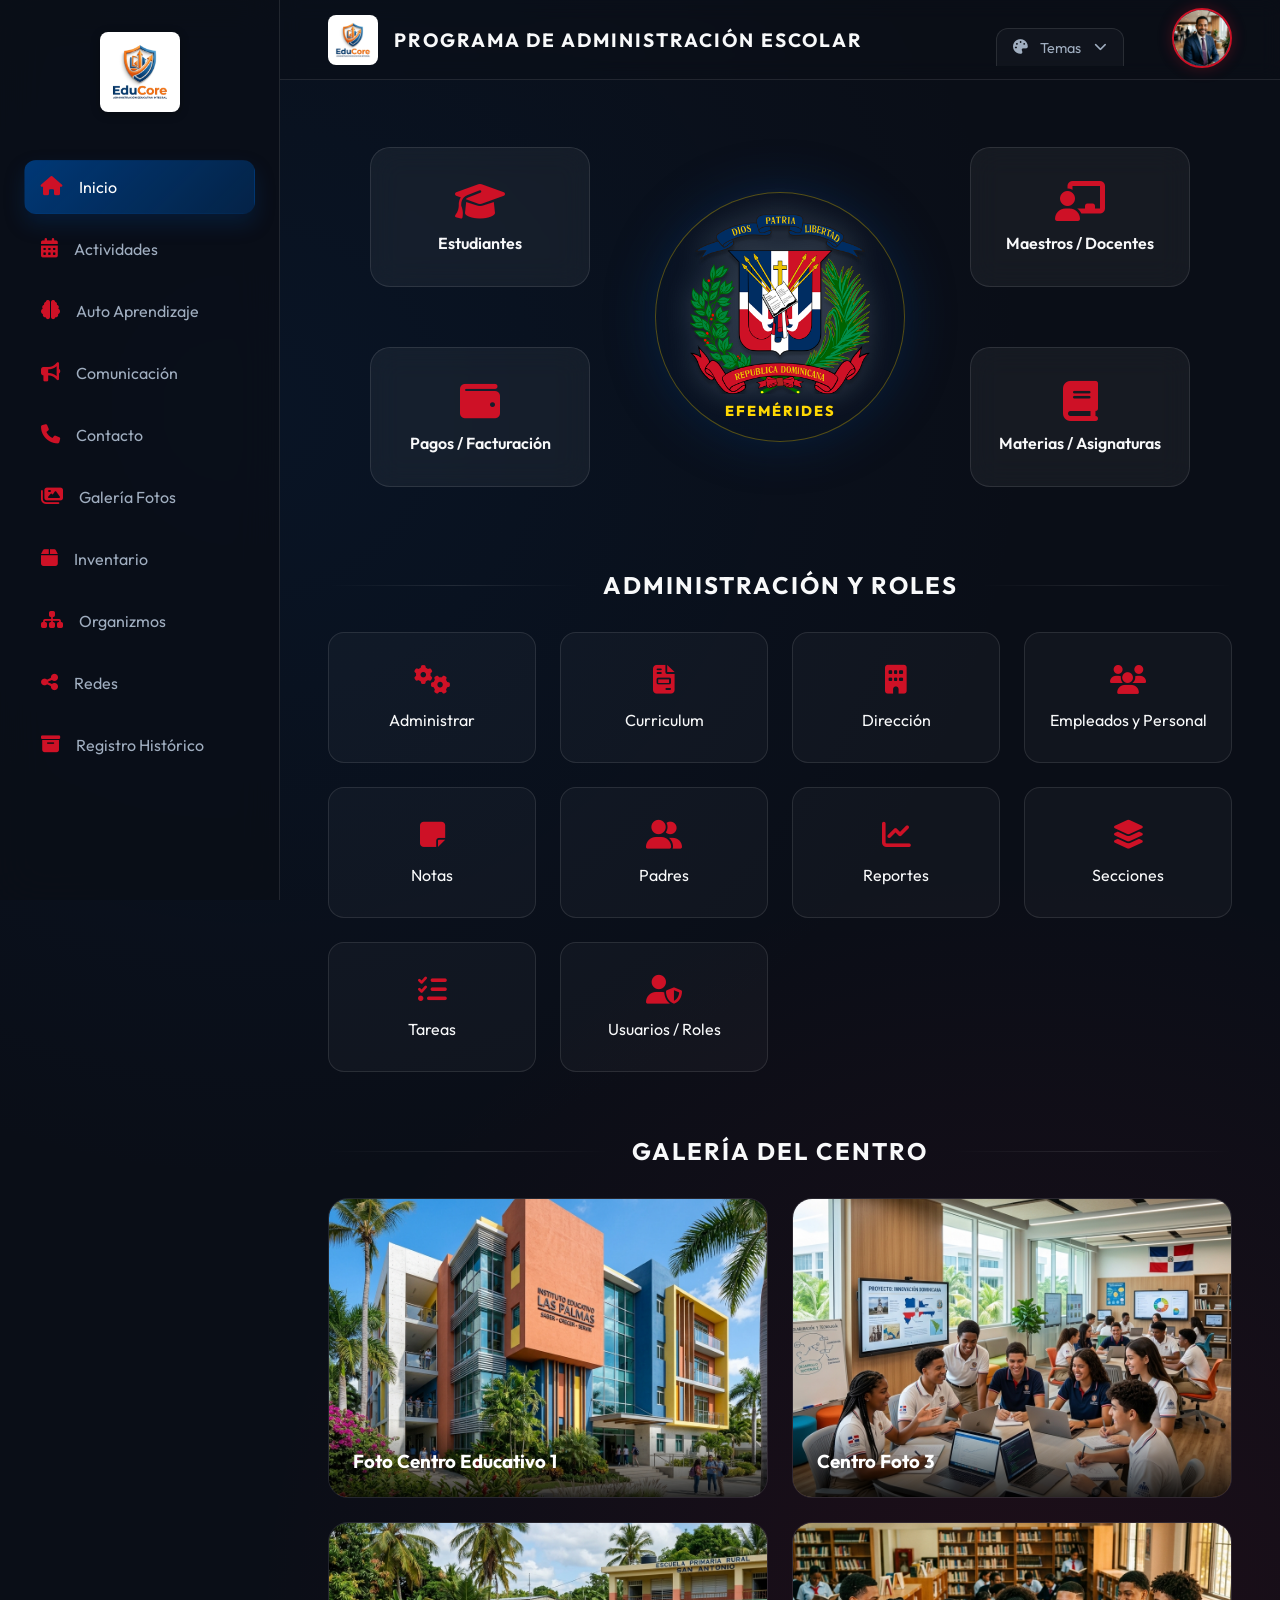
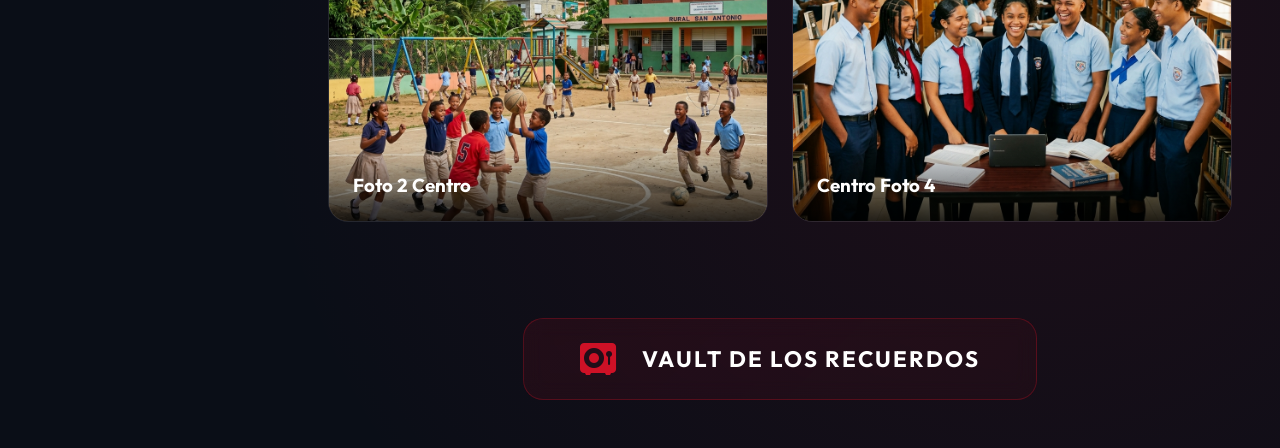
<file: index.html>
<!DOCTYPE html>
<html lang="es">
<head>
    <meta charset="UTF-8">
    <meta name="viewport" content="width=device-width, initial-scale=1.0">
    <title>ANTI GRAVITY STICK - Dashboard</title>
    <link rel="stylesheet" href="index.css">
    <link rel="preconnect" href="https://fonts.googleapis.com">
    <link rel="preconnect" href="https://fonts.gstatic.com" crossorigin>
    <link href="https://fonts.googleapis.com/css2?family=Outfit:wght@300;400;600;800&display=swap" rel="stylesheet">
    <link rel="stylesheet" href="https://cdnjs.cloudflare.com/ajax/libs/font-awesome/6.4.0/css/all.min.css">
</head>
<body>
    <div class="app-container">
        <!-- Sidebar Navigation -->
        <aside class="sidebar">
            <div class="sidebar-logo" style="-webkit-text-fill-color: initial; background: none; padding: 0; display: flex; justify-content: center;">
                <img src="nuevo_logo.png" alt="EduCore" style="width: 80px; height: auto; border-radius: 8px; box-shadow: 0 2px 10px rgba(0,0,0,0.3);">
            </div>
            <ul class="nav-menu">
                <li class="nav-item">
                    <a href="index.html" class="nav-link active">
                        <i class="fas fa-home"></i>
                        <span>Inicio</span>
                    </a>
                </li>
                <li class="nav-item">
                    <a href="#" class="nav-link">
                        <i class="fas fa-calendar-alt"></i>
                        <span>Actividades</span>
                    </a>
                </li>
                <li class="nav-item">
                    <a href="#" class="nav-link">
                        <i class="fas fa-brain"></i>
                        <span>Auto Aprendizaje</span>
                    </a>
                </li>
                <li class="nav-item">
                    <a href="#" class="nav-link">
                        <i class="fas fa-bullhorn"></i>
                        <span>Comunicación</span>
                    </a>
                </li>
                <li class="nav-item">
                    <a href="#" class="nav-link">
                        <i class="fas fa-phone"></i>
                        <span>Contacto</span>
                    </a>
                </li>
                <li class="nav-item">
                    <a href="#" class="nav-link">
                        <i class="fas fa-images"></i>
                        <span>Galería Fotos</span>
                    </a>
                </li>
                <li class="nav-item">
                    <a href="#" class="nav-link">
                        <i class="fas fa-box"></i>
                        <span>Inventario</span>
                    </a>
                </li>
                <li class="nav-item">
                    <a href="#" class="nav-link">
                        <i class="fas fa-sitemap"></i>
                        <span>Organizmos</span>
                    </a>
                </li>
                <li class="nav-item">
                    <a href="#" class="nav-link">
                        <i class="fas fa-share-alt"></i>
                        <span>Redes</span>
                    </a>
                </li>
                <li class="nav-item">
                    <a href="#" class="nav-link">
                        <i class="fas fa-archive"></i>
                        <span>Registro Histórico</span>
                    </a>
                </li>
            </ul>

            <div style="margin-top: 2rem;"></div>
        </aside>

        <!-- Main Content Area -->
        <main class="main-content">
            <header class="header">
                <div style="display: flex; align-items: center; gap: 1rem;">
                    <img src="nuevo_logo.png" alt="EduCore" style="width: 50px; height: auto; border-radius: 8px;">
                    <h1 class="header-title">Programa de Administración Escolar</h1>
                </div>
                <div class="header-actions" style="display: flex; align-items: center; gap: 2rem;">
                    
                    <!-- Theme Switcher (Pestaña) -->
                    <div class="header-theme-switcher">
                        <div class="header-theme-btn" onclick="document.getElementById('headerThemeDropdown').classList.toggle('open')">
                            <i class="fas fa-palette"></i> <span>Temas</span> <i class="fas fa-chevron-down" style="font-size: 0.8rem;"></i>
                        </div>
                        <div class="header-theme-dropdown" id="headerThemeDropdown">
                            <div class="theme-option" onclick="setTheme('red'); document.getElementById('headerThemeDropdown').classList.remove('open');" title="Dominicano">
                                <div class="theme-color-dot dot-red"></div>
                            </div>
                            <div class="theme-option" onclick="setTheme('emerald'); document.getElementById('headerThemeDropdown').classList.remove('open');" title="Cyber Emerald">
                                <div class="theme-color-dot dot-emerald"></div>
                            </div>
                            <div class="theme-option" onclick="setTheme('blue'); document.getElementById('headerThemeDropdown').classList.remove('open');" title="Modern Blue">
                                <div class="theme-color-dot dot-blue"></div>
                            </div>
                            <div class="theme-option" onclick="setTheme('dark'); document.getElementById('headerThemeDropdown').classList.remove('open');" title="Dark Matter">
                                <div class="theme-color-dot dot-dark"></div>
                            </div>
                            <div class="theme-option" onclick="setTheme('gold'); document.getElementById('headerThemeDropdown').classList.remove('open');" title="Golden Prestige">
                                <div class="theme-color-dot dot-gold"></div>
                            </div>
                        </div>
                    </div>

                    <div class="user-profile">
                    <img src="user.png" alt="Usuario" class="user-avatar">
                    <div class="user-info-card">
                        <p class="user-name">Ing. Katherine Reinoso</p>
                        <p class="user-role">Administradora Senior</p>
                        <p class="user-status"><span class="status-dot"></span> En línea</p>
                    </div>
                </div>
                </div>
            </header>

            <div class="dashboard-grid">
                <!-- Radial Core Section -->
                <section class="radial-container">
                    <div class="core-center">
                        <a href="efemerides.html" title="Calendario de Efemérides Patrias" style="text-decoration: none; display: flex; flex-direction: column; align-items: center; justify-content: center; width: 100%; height: 100%;">
                            <img src="logo.png" alt="Escudo Dominicano">
                            <span>Efemérides</span>
                        </a>
                    </div>

                    <div class="m-1">
                        <a href="estudiantes.html" class="module-card">
                            <i class="fas fa-graduation-cap"></i>
                            <h3>Estudiantes</h3>
                        </a>
                    </div>
                    <div class="m-2">
                        <a href="maestros.html" class="module-card">
                            <i class="fas fa-chalkboard-teacher"></i>
                            <h3>Maestros / Docentes</h3>
                        </a>
                    </div>
                    <div class="m-3">
                        <a href="pagos.html" class="module-card">
                            <i class="fas fa-wallet"></i>
                            <h3>Pagos / Facturación</h3>
                        </a>
                    </div>
                    <div class="m-4">
                        <a href="materias.html" class="module-card">
                            <i class="fas fa-book"></i>
                            <h3>Materias / Asignaturas</h3>
                        </a>
                    </div>
                </section>

                <!-- Administration & Roles -->
                <section>
                    <h2 class="section-title">ADMINISTRACIÓN Y ROLES</h2>
                    <div class="admin-grid">
                        <div class="admin-btn">
                            <i class="fas fa-cogs"></i>
                            <span>Administrar</span>
                        </div>
                        <div class="admin-btn">
                            <i class="fas fa-file-invoice"></i>
                            <span>Curriculum</span>
                        </div>
                        <div class="admin-btn">
                            <i class="fas fa-building"></i>
                            <span>Dirección</span>
                        </div>
                        <div class="admin-btn">
                            <i class="fas fa-users"></i>
                            <span>Empleados y Personal</span>
                        </div>
                        <div class="admin-btn">
                            <i class="fas fa-sticky-note"></i>
                            <span>Notas</span>
                        </div>
                        <div class="admin-btn">
                            <i class="fas fa-user-friends"></i>
                            <span>Padres</span>
                        </div>
                        <div class="admin-btn">
                            <i class="fas fa-chart-line"></i>
                            <span>Reportes</span>
                        </div>
                        <div class="admin-btn" onclick="window.location.href='secciones.html'">
                            <i class="fas fa-layer-group"></i>
                            <span>Secciones</span>
                        </div>
                        <div class="admin-btn">
                            <i class="fas fa-tasks"></i>
                            <span>Tareas</span>
                        </div>
                        <div class="admin-btn">
                            <i class="fas fa-user-shield"></i>
                            <span>Usuarios / Roles</span>
                        </div>
                    </div>
                </section>

                <!-- Center Gallery -->
                <section>
                    <h2 class="section-title">GALERÍA DEL CENTRO</h2>
                    <div class="gallery-grid">
                        <div class="gallery-item">
                            <img src="img1.png" alt="Foto Centro Educativo 1">
                            <div class="gallery-overlay">
                                <h3>Foto Centro Educativo 1</h3>
                            </div>
                        </div>
                        <div class="gallery-item">
                            <img src="img3.png" alt="Centro Foto 3">
                            <div class="gallery-overlay">
                                <h3>Centro Foto 3</h3>
                            </div>
                        </div>
                        <div class="gallery-item">
                            <img src="img2.png" alt="Foto 2 Centro">
                            <div class="gallery-overlay">
                                <h3>Foto 2 Centro</h3>
                            </div>
                        </div>
                        <div class="gallery-item">
                            <img src="img4.png" alt="Centro Foto 4">
                            <div class="gallery-overlay">
                                <h3>Centro Foto 4</h3>
                            </div>
                        </div>
                    </div>
                </section>

                <!-- Vault Button Section -->
                <section style="text-align: center; padding-top: 0;">
                    <a href="vault.html" class="vault-btn">
                        <i class="fas fa-vault"></i>
                        <span>Vault de los Recuerdos</span>
                    </a>
                </section>
    <script src="index.js"></script>
</body>
</html>
</file>
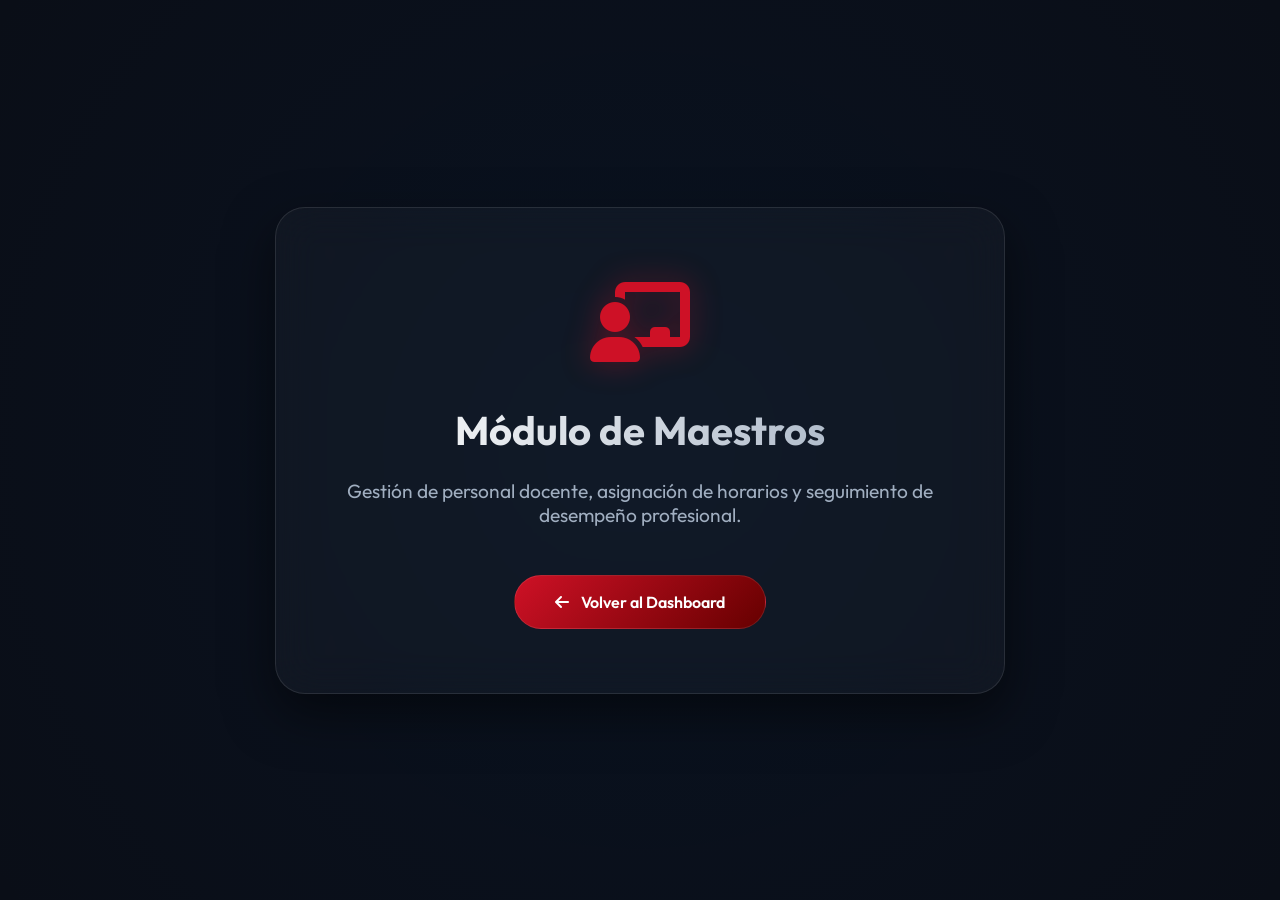
<file: maestros.html>
<!DOCTYPE html>
<html lang="es">
<head>
    <meta charset="UTF-8">
    <meta name="viewport" content="width=device-width, initial-scale=1.0">
    <title>Maestros - AG STICK</title>
    <link rel="stylesheet" href="module.css">
    <link href="https://fonts.googleapis.com/css2?family=Outfit:wght@300;400;600;800&display=swap" rel="stylesheet">
    <link rel="stylesheet" href="https://cdnjs.cloudflare.com/ajax/libs/font-awesome/6.4.0/css/all.min.css">
</head>
<body>
    <div class="module-container">
        <div class="module-icon">
            <i class="fas fa-chalkboard-teacher"></i>
        </div>
        <h1>Módulo de Maestros</h1>
        <p>Gestión de personal docente, asignación de horarios y seguimiento de desempeño profesional.</p>
        <a href="index.html" class="back-btn">
            <i class="fas fa-arrow-left"></i>
            Volver al Dashboard
        </a>
    </div>
</body>
</html>
</file>
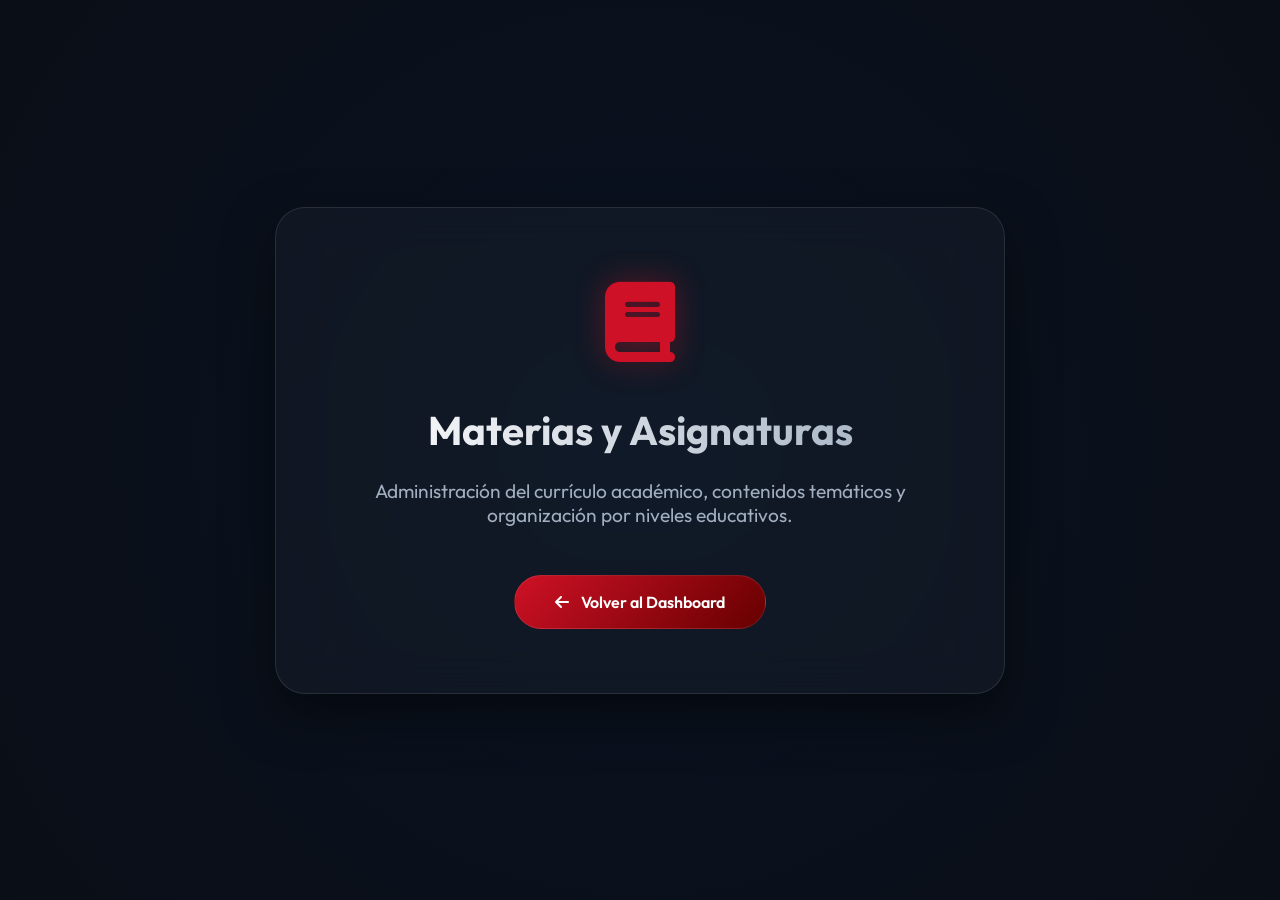
<file: materias.html>
<!DOCTYPE html>
<html lang="es">
<head>
    <meta charset="UTF-8">
    <meta name="viewport" content="width=device-width, initial-scale=1.0">
    <title>Materias y Asignaturas - AG STICK</title>
    <link rel="stylesheet" href="module.css">
    <link href="https://fonts.googleapis.com/css2?family=Outfit:wght@300;400;600;800&display=swap" rel="stylesheet">
    <link rel="stylesheet" href="https://cdnjs.cloudflare.com/ajax/libs/font-awesome/6.4.0/css/all.min.css">
</head>
<body>
    <div class="module-container">
        <div class="module-icon">
            <i class="fas fa-book"></i>
        </div>
        <h1>Materias y Asignaturas</h1>
        <p>Administración del currículo académico, contenidos temáticos y organización por niveles educativos.</p>
        <a href="index.html" class="back-btn">
            <i class="fas fa-arrow-left"></i>
            Volver al Dashboard
        </a>
    </div>
</body>
</html>
</file>
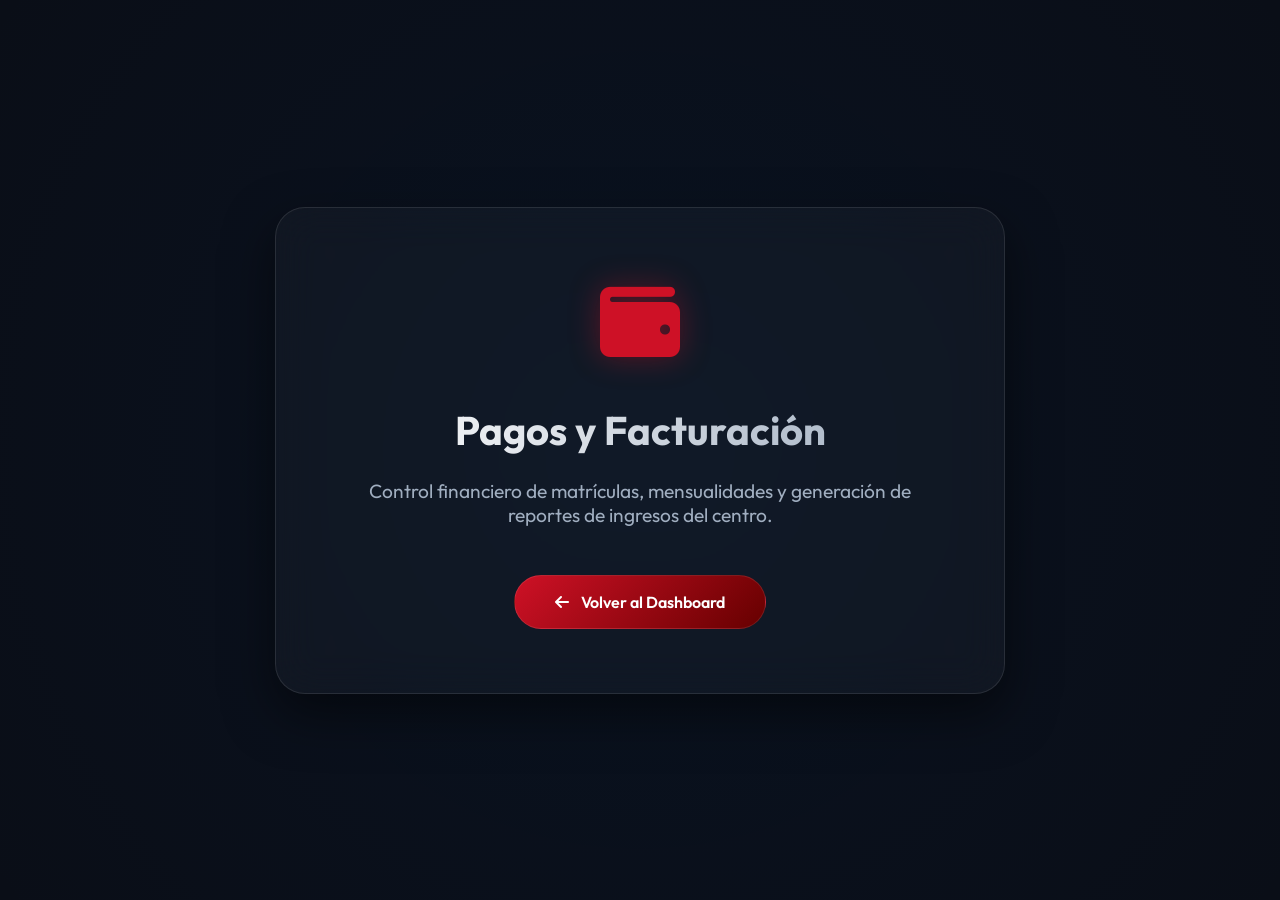
<file: pagos.html>
<!DOCTYPE html>
<html lang="es">
<head>
    <meta charset="UTF-8">
    <meta name="viewport" content="width=device-width, initial-scale=1.0">
    <title>Pagos y Facturación - AG STICK</title>
    <link rel="stylesheet" href="module.css">
    <link href="https://fonts.googleapis.com/css2?family=Outfit:wght@300;400;600;800&display=swap" rel="stylesheet">
    <link rel="stylesheet" href="https://cdnjs.cloudflare.com/ajax/libs/font-awesome/6.4.0/css/all.min.css">
</head>
<body>
    <div class="module-container">
        <div class="module-icon">
            <i class="fas fa-wallet"></i>
        </div>
        <h1>Pagos y Facturación</h1>
        <p>Control financiero de matrículas, mensualidades y generación de reportes de ingresos del centro.</p>
        <a href="index.html" class="back-btn">
            <i class="fas fa-arrow-left"></i>
            Volver al Dashboard
        </a>
    </div>
</body>
</html>
</file>
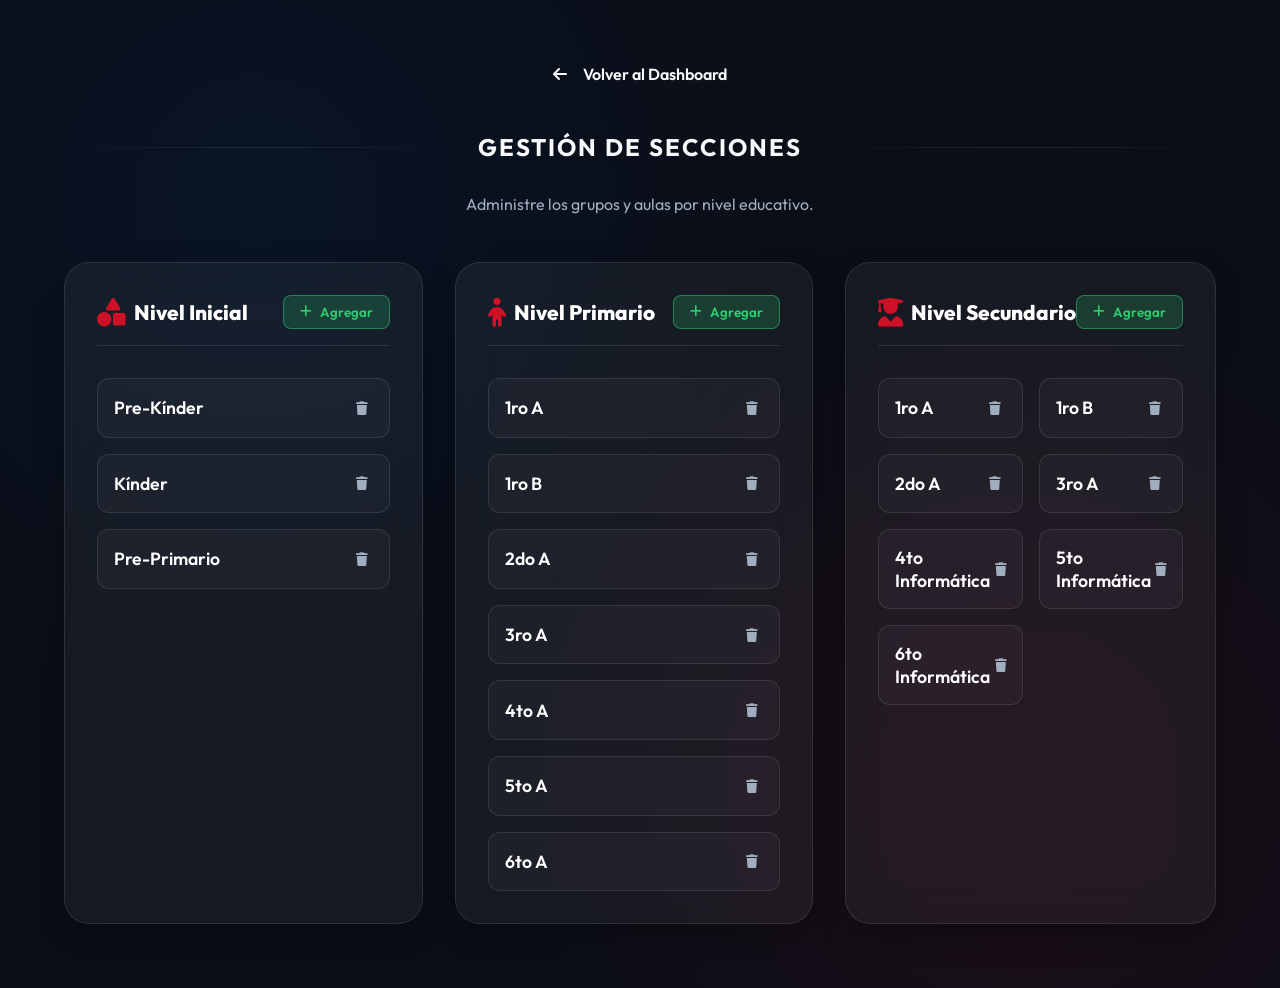
<file: secciones.html>
<!DOCTYPE html>
<html lang="es">
<head>
    <meta charset="UTF-8">
    <meta name="viewport" content="width=device-width, initial-scale=1.0">
    <title>Gestión de Secciones - AG STICK</title>
    <link rel="stylesheet" href="index.css">
    <link href="https://fonts.googleapis.com/css2?family=Outfit:wght@300;400;600;800&display=swap" rel="stylesheet">
    <link rel="stylesheet" href="https://cdnjs.cloudflare.com/ajax/libs/font-awesome/6.4.0/css/all.min.css">
    <style>
        .secciones-container {
            padding: 4rem 2rem;
            max-width: 1500px;
            margin: 0 auto;
            width: 95%;
        }

        .header-back {
            margin-bottom: 3rem;
            display: flex;
            justify-content: center;
        }

        .btn-back {
            text-decoration: none;
            color: var(--text-main);
            display: inline-flex;
            align-items: center;
            gap: 1rem;
            font-weight: 600;
            transition: color 0.3s;
        }

        .btn-back:hover {
            color: var(--secondary);
        }

        .levels-grid {
            display: grid;
            grid-template-columns: repeat(3, 1fr);
            gap: 2rem;
            margin-top: 3rem;
        }

        @media (max-width: 1200px) {
            .levels-grid {
                grid-template-columns: 1fr 1fr;
            }
        }
        @media (max-width: 800px) {
            .levels-grid {
                grid-template-columns: 1fr;
            }
        }

        .level-card {
            background: var(--card-bg);
            border: 1px solid var(--card-border);
            border-radius: 25px;
            padding: 2rem;
            backdrop-filter: blur(20px);
            box-shadow: 0 10px 30px rgba(0,0,0,0.3);
        }

        .level-header {
            display: flex;
            justify-content: space-between;
            align-items: center;
            margin-bottom: 2rem;
            border-bottom: 1px solid var(--card-border);
            padding-bottom: 1rem;
        }

        .level-title {
            display: flex;
            align-items: center;
            gap: 0.5rem;
            font-size: 1.3rem;
            font-weight: 800;
            color: white;
            white-space: nowrap;
        }

        .level-title i {
            color: var(--secondary);
            font-size: 1.8rem;
        }

        .btn-add {
            background: rgba(46, 204, 113, 0.2);
            color: #2ecc71;
            border: 1px solid rgba(46, 204, 113, 0.5);
            padding: 0.5rem 1rem;
            border-radius: 8px;
            cursor: pointer;
            font-family: 'Outfit', sans-serif;
            font-weight: 600;
            display: flex;
            align-items: center;
            gap: 0.5rem;
            transition: all 0.3s;
        }

        .btn-add:hover {
            background: #2ecc71;
            color: white;
            box-shadow: 0 5px 15px rgba(46, 204, 113, 0.3);
        }

        .sections-list {
            display: grid;
            grid-template-columns: repeat(auto-fill, minmax(140px, 1fr));
            gap: 1rem;
        }

        .section-item {
            background: rgba(255, 255, 255, 0.03);
            border: 1px solid rgba(255, 255, 255, 0.1);
            padding: 1rem;
            border-radius: 12px;
            display: flex;
            justify-content: space-between;
            align-items: center;
            transition: all 0.3s ease;
        }

        .section-item:hover {
            background: rgba(255, 255, 255, 0.1);
            border-color: var(--secondary);
            transform: translateY(-3px);
        }

        .section-name {
            font-weight: 600;
            color: white;
            font-size: 1.1rem;
        }

        .btn-delete {
            background: none;
            border: none;
            color: var(--text-muted);
            cursor: pointer;
            padding: 0.3rem;
            border-radius: 5px;
            transition: all 0.3s;
        }

        .btn-delete:hover {
            color: var(--secondary);
            background: rgba(206, 17, 38, 0.1);
        }

        /* Modal Styles */
        .modal-overlay {
            position: fixed;
            top: 0;
            left: 0;
            width: 100%;
            height: 100%;
            background: rgba(0, 0, 0, 0.8);
            backdrop-filter: blur(5px);
            display: flex;
            align-items: center;
            justify-content: center;
            z-index: 1000;
            opacity: 0;
            pointer-events: none;
            transition: opacity 0.3s ease;
        }

        .modal-overlay.active {
            opacity: 1;
            pointer-events: all;
        }

        .modal-content {
            background: var(--bg-dark);
            border: 1px solid var(--card-border);
            padding: 2rem;
            border-radius: 20px;
            width: 90%;
            max-width: 400px;
            box-shadow: 0 20px 50px rgba(0,0,0,0.5);
            transform: translateY(-20px);
            transition: transform 0.3s ease;
        }

        .modal-overlay.active .modal-content {
            transform: translateY(0);
        }

        .modal-content h3 {
            margin-top: 0;
            color: white;
        }

        .modal-content input {
            width: 100%;
            padding: 0.8rem;
            margin: 1rem 0;
            background: rgba(0,0,0,0.3);
            border: 1px solid var(--card-border);
            border-radius: 8px;
            color: white;
            font-family: 'Outfit', sans-serif;
            box-sizing: border-box;
        }

        .modal-content input:focus {
            outline: none;
            border-color: var(--secondary);
        }

        .modal-actions {
            display: flex;
            justify-content: flex-end;
            gap: 1rem;
            margin-top: 1.5rem;
        }

        .btn-cancel {
            background: transparent;
            color: var(--text-muted);
            border: none;
            padding: 0.5rem 1rem;
            cursor: pointer;
            font-family: 'Outfit', sans-serif;
        }

        .btn-cancel:hover {
            color: white;
        }

        .btn-confirm {
            background: var(--secondary);
            color: white;
            border: none;
            padding: 0.5rem 1.5rem;
            border-radius: 8px;
            cursor: pointer;
            font-weight: 600;
            font-family: 'Outfit', sans-serif;
        }
    </style>
</head>
<body class="theme-red">
    <div class="secciones-container">
        <div class="header-back">
            <a href="index.html" class="btn-back">
                <i class="fas fa-arrow-left"></i> Volver al Dashboard
            </a>
        </div>

        <h1 class="section-title">GESTIÓN DE SECCIONES</h1>
        <p style="text-align: center; color: var(--text-muted); margin-bottom: 2rem;">Administre los grupos y aulas por nivel educativo.</p>

        <div class="levels-grid">
            <!-- Nivel Inicial -->
            <div class="level-card">
                <div class="level-header">
                    <div class="level-title">
                        <i class="fas fa-shapes"></i> Nivel Inicial
                    </div>
                    <button class="btn-add" onclick="openModal('Inicial')">
                        <i class="fas fa-plus"></i> Agregar
                    </button>
                </div>
                <div class="sections-list" id="list-inicial">
                    <div class="section-item">
                        <span class="section-name">Pre-Kínder</span>
                        <button class="btn-delete" onclick="this.parentElement.remove()" title="Eliminar Sección"><i class="fas fa-trash"></i></button>
                    </div>
                    <div class="section-item">
                        <span class="section-name">Kínder</span>
                        <button class="btn-delete" onclick="this.parentElement.remove()" title="Eliminar Sección"><i class="fas fa-trash"></i></button>
                    </div>
                    <div class="section-item">
                        <span class="section-name">Pre-Primario</span>
                        <button class="btn-delete" onclick="this.parentElement.remove()" title="Eliminar Sección"><i class="fas fa-trash"></i></button>
                    </div>
                </div>
            </div>

            <!-- Nivel Primario -->
            <div class="level-card">
                <div class="level-header">
                    <div class="level-title">
                        <i class="fas fa-child"></i> Nivel Primario
                    </div>
                    <button class="btn-add" onclick="openModal('Primario')">
                        <i class="fas fa-plus"></i> Agregar
                    </button>
                </div>
                <div class="sections-list" id="list-primario">
                    <div class="section-item">
                        <span class="section-name">1ro A</span>
                        <button class="btn-delete" onclick="this.parentElement.remove()" title="Eliminar Sección"><i class="fas fa-trash"></i></button>
                    </div>
                    <div class="section-item">
                        <span class="section-name">1ro B</span>
                        <button class="btn-delete" onclick="this.parentElement.remove()" title="Eliminar Sección"><i class="fas fa-trash"></i></button>
                    </div>
                    <div class="section-item">
                        <span class="section-name">2do A</span>
                        <button class="btn-delete" onclick="this.parentElement.remove()" title="Eliminar Sección"><i class="fas fa-trash"></i></button>
                    </div>
                    <div class="section-item">
                        <span class="section-name">3ro A</span>
                        <button class="btn-delete" onclick="this.parentElement.remove()" title="Eliminar Sección"><i class="fas fa-trash"></i></button>
                    </div>
                    <div class="section-item">
                        <span class="section-name">4to A</span>
                        <button class="btn-delete" onclick="this.parentElement.remove()" title="Eliminar Sección"><i class="fas fa-trash"></i></button>
                    </div>
                    <div class="section-item">
                        <span class="section-name">5to A</span>
                        <button class="btn-delete" onclick="this.parentElement.remove()" title="Eliminar Sección"><i class="fas fa-trash"></i></button>
                    </div>
                    <div class="section-item">
                        <span class="section-name">6to A</span>
                        <button class="btn-delete" onclick="this.parentElement.remove()" title="Eliminar Sección"><i class="fas fa-trash"></i></button>
                    </div>
                </div>
            </div>

            <!-- Nivel Secundario -->
            <div class="level-card">
                <div class="level-header">
                    <div class="level-title">
                        <i class="fas fa-user-graduate"></i> Nivel Secundario
                    </div>
                    <button class="btn-add" onclick="openModal('Secundario')">
                        <i class="fas fa-plus"></i> Agregar
                    </button>
                </div>
                <div class="sections-list" id="list-secundario">
                    <div class="section-item">
                        <span class="section-name">1ro A</span>
                        <button class="btn-delete" onclick="this.parentElement.remove()" title="Eliminar Sección"><i class="fas fa-trash"></i></button>
                    </div>
                    <div class="section-item">
                        <span class="section-name">1ro B</span>
                        <button class="btn-delete" onclick="this.parentElement.remove()" title="Eliminar Sección"><i class="fas fa-trash"></i></button>
                    </div>
                    <div class="section-item">
                        <span class="section-name">2do A</span>
                        <button class="btn-delete" onclick="this.parentElement.remove()" title="Eliminar Sección"><i class="fas fa-trash"></i></button>
                    </div>
                    <div class="section-item">
                        <span class="section-name">3ro A</span>
                        <button class="btn-delete" onclick="this.parentElement.remove()" title="Eliminar Sección"><i class="fas fa-trash"></i></button>
                    </div>
                    <div class="section-item">
                        <span class="section-name">4to Informática</span>
                        <button class="btn-delete" onclick="this.parentElement.remove()" title="Eliminar Sección"><i class="fas fa-trash"></i></button>
                    </div>
                    <div class="section-item">
                        <span class="section-name">5to Informática</span>
                        <button class="btn-delete" onclick="this.parentElement.remove()" title="Eliminar Sección"><i class="fas fa-trash"></i></button>
                    </div>
                    <div class="section-item">
                        <span class="section-name">6to Informática</span>
                        <button class="btn-delete" onclick="this.parentElement.remove()" title="Eliminar Sección"><i class="fas fa-trash"></i></button>
                    </div>
                </div>
            </div>
        </div>
    </div>

    <!-- Modal for adding section -->
    <div class="modal-overlay" id="addModal">
        <div class="modal-content">
            <h3 id="modalTitle">Agregar Sección</h3>
            <p style="color: var(--text-muted); font-size: 0.9rem; margin-bottom: 0;">Ingrese el nombre de la nueva sección (Ej: 2do B)</p>
            <input type="text" id="sectionNameInput" placeholder="Nombre de la sección...">
            <div class="modal-actions">
                <button class="btn-cancel" onclick="closeModal()">Cancelar</button>
                <button class="btn-confirm" onclick="confirmAddSection()">Guardar</button>
            </div>
        </div>
    </div>

    <script src="index.js"></script>
    <script>
        let currentLevel = '';

        function openModal(level) {
            currentLevel = level;
            document.getElementById('modalTitle').innerText = 'Agregar Sección - ' + level;
            document.getElementById('sectionNameInput').value = '';
            document.getElementById('addModal').classList.add('active');
            document.getElementById('sectionNameInput').focus();
        }

        function closeModal() {
            document.getElementById('addModal').classList.remove('active');
        }

        function confirmAddSection() {
            const input = document.getElementById('sectionNameInput');
            const sectionName = input.value.trim();
            
            if(sectionName === '') {
                alert('Por favor ingrese un nombre para la sección.');
                return;
            }

            let listId = '';
            if (currentLevel === 'Inicial') listId = 'list-inicial';
            else if (currentLevel === 'Primario') listId = 'list-primario';
            else listId = 'list-secundario';
            
            const listContainer = document.getElementById(listId);

            const newItem = document.createElement('div');
            newItem.className = 'section-item';
            newItem.innerHTML = `
                <span class="section-name">${sectionName}</span>
                <button class="btn-delete" onclick="this.parentElement.remove()" title="Eliminar Sección"><i class="fas fa-trash"></i></button>
            `;

            listContainer.appendChild(newItem);
            closeModal();
        }

        // Close modal when clicking outside
        document.getElementById('addModal').addEventListener('click', function(e) {
            if (e.target === this) {
                closeModal();
            }
        });
        
        // Enter key to save
        document.getElementById('sectionNameInput').addEventListener('keypress', function(e) {
            if (e.key === 'Enter') {
                confirmAddSection();
            }
        });
    </script>
</body>
</html>
</file>
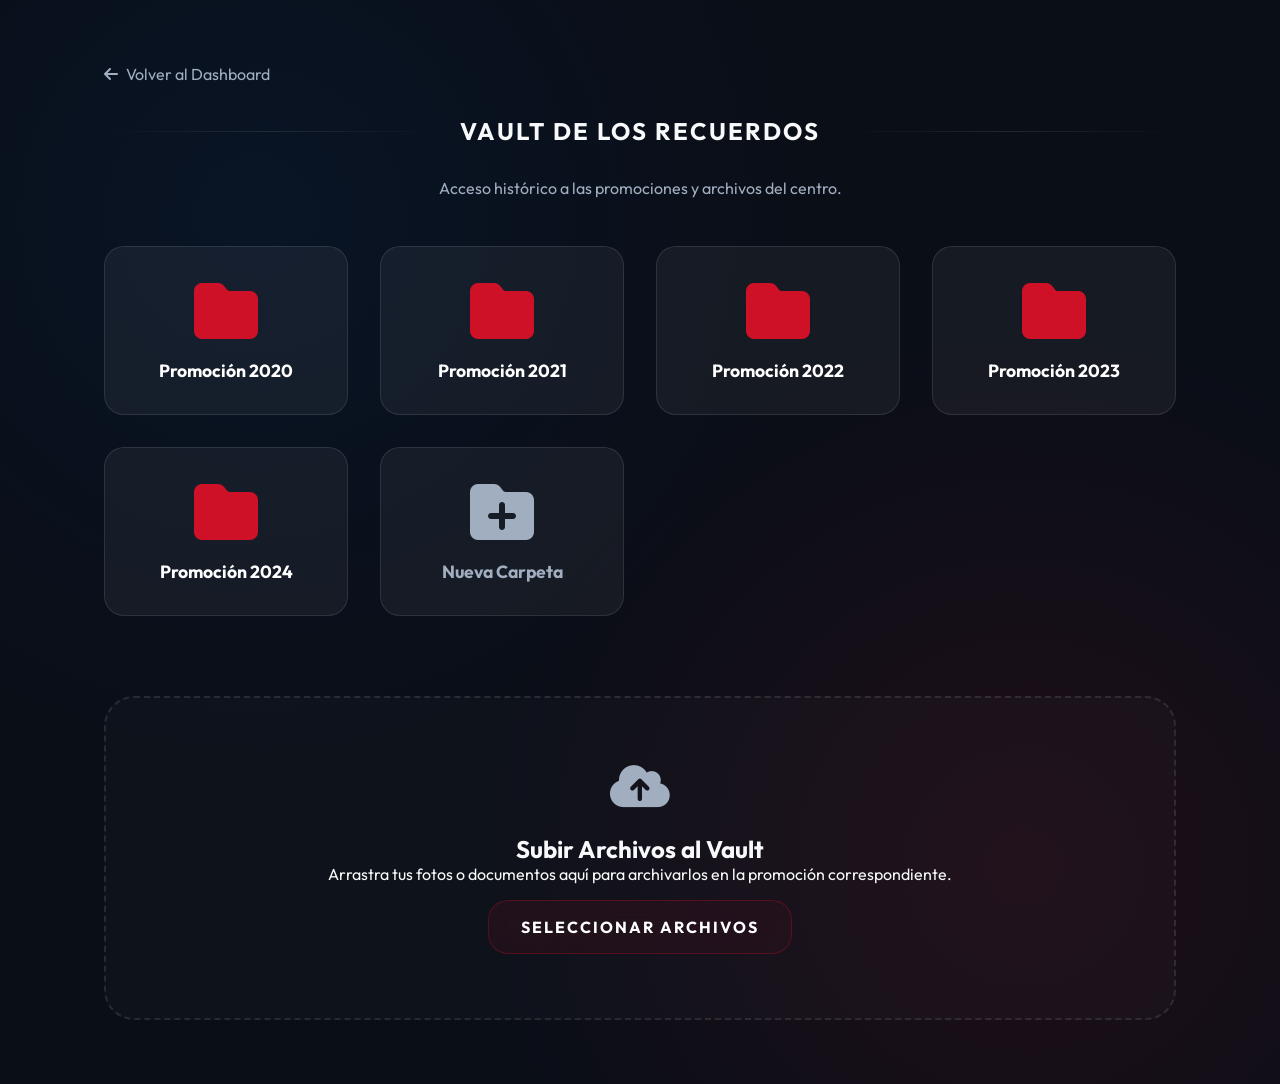
<file: vault.html>
<!DOCTYPE html>
<html lang="es">
<head>
    <meta charset="UTF-8">
    <meta name="viewport" content="width=device-width, initial-scale=1.0">
    <title>Vault de los Recuerdos - AG STICK</title>
    <link rel="stylesheet" href="index.css">
    <link href="https://fonts.googleapis.com/css2?family=Outfit:wght@300;400;600;800&display=swap" rel="stylesheet">
    <link rel="stylesheet" href="https://cdnjs.cloudflare.com/ajax/libs/font-awesome/6.4.0/css/all.min.css">
    <style>
        .vault-content { padding: 4rem; max-width: 1200px; margin: 0 auto; }
        .folder-grid { 
            display: grid; 
            grid-template-columns: repeat(auto-fill, minmax(200px, 1fr)); 
            gap: 2rem; 
            margin-top: 3rem;
        }
        .folder-card {
            background: var(--card-bg);
            border: 1px solid var(--card-border);
            padding: 2rem;
            border-radius: 20px;
            text-align: center;
            transition: all 0.3s ease;
            cursor: pointer;
        }
        .folder-card:hover {
            background: var(--glass-hover);
            transform: translateY(-10px);
            border-color: var(--secondary);
        }
        .folder-card i { font-size: 4rem; color: var(--secondary); margin-bottom: 1rem; }
        .folder-card h3 { font-size: 1.1rem; color: white; }
        
        .upload-section {
            margin-top: 5rem;
            background: rgba(255, 255, 255, 0.02);
            border: 2px dashed var(--card-border);
            padding: 4rem;
            border-radius: 30px;
            text-align: center;
            transition: all 0.3s ease;
        }
        .upload-section:hover { border-color: var(--secondary); background: rgba(206, 17, 38, 0.05); }
        .upload-section i { font-size: 3rem; color: var(--text-muted); margin-bottom: 1.5rem; }
        
        .back-nav { margin-bottom: 2rem; }
        .back-link { 
            color: var(--text-muted); 
            text-decoration: none; 
            display: inline-flex; 
            align-items: center; 
            gap: 0.5rem; 
            transition: color 0.3s;
        }
        .back-link:hover { color: white; }
    </style>
</head>
<body>
    <div class="vault-content">
        <nav class="back-nav">
            <a href="index.html" class="back-link">
                <i class="fas fa-arrow-left"></i> Volver al Dashboard
            </a>
        </nav>

        <h1 class="section-title">Vault de los Recuerdos</h1>
        <p style="color: var(--text-muted); text-align: center;">Acceso histórico a las promociones y archivos del centro.</p>

        <div class="folder-grid">
            <div class="folder-card">
                <i class="fas fa-folder"></i>
                <h3>Promoción 2020</h3>
            </div>
            <div class="folder-card">
                <i class="fas fa-folder"></i>
                <h3>Promoción 2021</h3>
            </div>
            <div class="folder-card">
                <i class="fas fa-folder"></i>
                <h3>Promoción 2022</h3>
            </div>
            <div class="folder-card">
                <i class="fas fa-folder"></i>
                <h3>Promoción 2023</h3>
            </div>
            <div class="folder-card">
                <i class="fas fa-folder"></i>
                <h3>Promoción 2024</h3>
            </div>
            <div class="folder-card">
                <i class="fas fa-folder-plus" style="color: var(--text-muted);"></i>
                <h3 style="color: var(--text-muted);">Nueva Carpeta</h3>
            </div>
        </div>

        <div class="upload-section">
            <i class="fas fa-cloud-upload-alt"></i>
            <h2>Subir Archivos al Vault</h2>
            <p>Arrastra tus fotos o documentos aquí para archivarlos en la promoción correspondiente.</p>
            <input type="file" id="fileUpload" style="display: none;">
            <button onclick="document.getElementById('fileUpload').click()" class="vault-btn" style="margin-top: 1rem; font-size: 1rem; padding: 1rem 2rem;">
                Seleccionar Archivos
            </button>
        </div>
    </div>
</body>
</html>
</file>
<file: index.css>
:root {
    --bg-dark: #0a0e17;
    --card-bg: rgba(255, 255, 255, 0.05);
    --card-border: rgba(255, 255, 255, 0.1);
    --text-main: #f8f9fa;
    --text-muted: #a0aec0;
    --sidebar-width: 280px;
    --header-height: 80px;
    --glass: rgba(255, 255, 255, 0.03);
    --glass-hover: rgba(255, 255, 255, 0.08);
}

/* Default Theme: Dominican Red */
body, body.theme-red {
    --primary: #003876;
    --secondary: #ce1126;
    --accent: #ffd700;
}

/* Theme: Cyber Emerald */
body.theme-emerald {
    --primary: #004d40;
    --secondary: #00e676;
    --accent: #00ff88;
}

/* Theme: Modern Blue */
body.theme-blue {
    --primary: #0056b3;
    --secondary: #00d2ff;
    --accent: #3a7bd5;
}

/* Theme: Dark Matter */
body.theme-dark {
    --primary: #121212;
    --secondary: #bb86fc;
    --accent: #03dac6;
}

/* Theme: Golden Prestige */
body.theme-gold {
    --primary: #1a1a1a;
    --secondary: #d4af37;
    --accent: #ffd700;
}

* {
    margin: 0;
    padding: 0;
    box-sizing: border-box;
    font-family: 'Outfit', sans-serif;
}

body {
    background-color: var(--bg-dark);
    color: var(--text-main);
    overflow-x: hidden;
    background-image: 
        radial-gradient(circle at 20% 20%, rgba(0, 56, 118, 0.15) 0%, transparent 40%),
        radial-gradient(circle at 80% 80%, rgba(206, 17, 38, 0.1) 0%, transparent 40%);
    min-height: 100vh;
}

/* Layout */
.app-container {
    display: flex;
    min-height: 100vh;
}

/* Sidebar */
.sidebar {
    width: var(--sidebar-width);
    background: rgba(10, 14, 23, 0.8);
    backdrop-filter: blur(20px);
    border-right: 1px solid var(--card-border);
    padding: 2rem 1.5rem;
    display: flex;
    flex-direction: column;
    position: fixed;
    height: 100vh;
    z-index: 100;
}

.sidebar-logo {
    font-size: 1.5rem;
    font-weight: 800;
    margin-bottom: 3rem;
    background: linear-gradient(to right, #fff, #a0aec0);
    -webkit-background-clip: text;
    -webkit-text-fill-color: transparent;
    text-align: center;
}

.sidebar-logo i {
    color: var(--secondary);
    margin-right: 0.5rem;
}

.nav-menu {
    list-style: none;
}

.nav-item {
    margin-bottom: 0.5rem;
}

.nav-link {
    display: flex;
    align-items: center;
    gap: 1rem;
    padding: 1rem;
    text-decoration: none;
    color: var(--text-muted);
    border-radius: 12px;
    transition: all 0.3s ease;
    border: 1px solid transparent;
}

.nav-link i {
    font-size: 1.2rem;
    color: var(--secondary);
}

.nav-link:hover {
    background: var(--glass-hover);
    color: var(--text-main);
    border-color: var(--card-border);
    transform: translateX(5px);
}

.nav-link.active {
    background: linear-gradient(135deg, var(--primary), rgba(0, 56, 118, 0.5));
    color: white;
    box-shadow: 0 10px 20px rgba(0, 56, 118, 0.3);
}

/* Main Content */
.main-content {
    margin-left: var(--sidebar-width);
    flex: 1;
    display: flex;
    flex-direction: column;
}

.header {
    height: var(--header-height);
    padding: 0 3rem;
    display: flex;
    align-items: center;
    justify-content: space-between;
    background: rgba(10, 14, 23, 0.5);
    backdrop-filter: blur(10px);
    border-bottom: 1px solid var(--card-border);
    position: sticky;
    top: 0;
    z-index: 90;
}

.header-title {
    font-size: 1.2rem;
    letter-spacing: 2px;
    font-weight: 700;
    color: var(--text-main);
    text-transform: uppercase;
}

/* Theme Switcher Header */
.header-theme-switcher {
    position: relative;
    display: flex;
    align-items: center;
}

.header-theme-btn {
    background: var(--glass);
    border: 1px solid var(--card-border);
    color: var(--text-muted);
    padding: 0.6rem 1rem;
    border-radius: 12px 12px 0 0; /* Tab shape */
    border-bottom: none;
    cursor: pointer;
    display: flex;
    align-items: center;
    gap: 0.8rem;
    transition: all 0.3s;
    font-size: 0.9rem;
    margin-bottom: -15px; /* Pull it down to look attached if needed, or adjust padding */
}

.header-theme-btn:hover {
    background: var(--glass-hover);
    color: white;
    border-color: var(--secondary);
    box-shadow: 0 0 15px rgba(255,255,255,0.1);
}

.header-theme-dropdown {
    position: absolute;
    top: 120%; /* Opens downward */
    right: 0;
    background: rgba(10, 14, 23, 0.98);
    backdrop-filter: blur(20px);
    border: 1px solid var(--card-border);
    border-radius: 12px;
    padding: 0.8rem;
    display: flex;
    flex-direction: row;
    gap: 0.8rem;
    opacity: 0;
    visibility: hidden;
    transform: translateY(-10px);
    transition: all 0.3s;
    z-index: 1001;
    box-shadow: 0 10px 30px rgba(0,0,0,0.5);
    min-width: auto;
}

.header-theme-dropdown.open {
    opacity: 1;
    visibility: visible;
    transform: translateY(0);
}

.theme-option {
    padding: 0.5rem;
    border-radius: 50%;
    cursor: pointer;
    display: flex;
    align-items: center;
    justify-content: center;
    transition: all 0.3s;
    border: 1px solid transparent;
}

.theme-option:hover {
    background: var(--glass-hover);
    border-color: var(--card-border);
    transform: scale(1.2);
}

.theme-color-dot {
    width: 16px;
    height: 16px;
    border-radius: 50%;
}

.dot-red { background: #ce1126; box-shadow: 0 0 8px #ce1126; }
.dot-emerald { background: #00e676; box-shadow: 0 0 8px #00e676; }
.dot-blue { background: #00d2ff; box-shadow: 0 0 8px #00d2ff; }
.dot-dark { background: #bb86fc; box-shadow: 0 0 8px #bb86fc; }
.dot-gold { background: #d4af37; box-shadow: 0 0 8px #d4af37; }

.user-profile {
    position: relative;
    cursor: pointer;
    margin-left: 1rem;
}

.user-avatar {
    width: 60px; /* Larger as requested */
    height: 60px;
    border-radius: 50%;
    border: 2px solid var(--secondary);
    object-fit: cover;
    transition: all 0.3s ease;
    box-shadow: 0 0 15px rgba(206, 17, 38, 0.3);
}

.user-profile:hover .user-avatar {
    transform: scale(1.1);
    box-shadow: 0 0 20px rgba(206, 17, 38, 0.5);
}

.user-info-card {
    position: absolute;
    top: 70px;
    right: 0;
    width: 240px;
    background: rgba(10, 14, 23, 0.95);
    backdrop-filter: blur(15px);
    border: 1px solid var(--card-border);
    border-radius: 15px;
    padding: 1.5rem;
    opacity: 0;
    visibility: hidden;
    transform: translateY(10px);
    transition: all 0.3s cubic-bezier(0.68, -0.55, 0.265, 1.55);
    box-shadow: 0 10px 30px rgba(0,0,0,0.5);
    z-index: 1000;
}

.user-profile:hover .user-info-card {
    opacity: 1;
    visibility: visible;
    transform: translateY(0);
}

.user-name {
    font-weight: 800;
    font-size: 1.1rem;
    margin-bottom: 0.3rem;
    color: white;
}

.user-role {
    font-size: 0.9rem;
    color: var(--text-muted);
    margin-bottom: 1rem;
}

.user-status {
    font-size: 0.85rem;
    display: flex;
    align-items: center;
    gap: 0.5rem;
    color: #48bb78;
}

.status-dot {
    width: 10px;
    height: 10px;
    background: #48bb78;
    border-radius: 50%;
    display: inline-block;
    box-shadow: 0 0 10px #48bb78;
}

.dashboard-grid {
    padding: 3rem;
    display: flex;
    flex-direction: column;
    gap: 4rem;
    max-width: 1400px;
    margin: 0 auto;
    width: 100%;
}

/* Radial Core */
.radial-container {
    display: flex;
    justify-content: center;
    align-items: center;
    position: relative;
    padding: 4rem 0;
}

.core-center {
    width: 250px;
    height: 250px;
    background: radial-gradient(circle, rgba(0, 56, 118, 0.2), transparent);
    border-radius: 50%;
    display: flex;
    flex-direction: column;
    align-items: center;
    justify-content: center;
    position: relative;
    z-index: 10;
    border: 1px solid rgba(255, 215, 0, 0.3);
    box-shadow: 0 0 50px rgba(0, 56, 118, 0.4);
    animation: pulse 4s infinite ease-in-out;
    transition: all 0.4s cubic-bezier(0.175, 0.885, 0.32, 1.275);
    cursor: pointer;
}

.core-center:hover {
    transform: scale(1.15);
    box-shadow: 0 0 80px rgba(0, 56, 118, 0.7);
    border-color: var(--accent);
}

.core-center img {
    width: 180px;
    height: 180px;
    object-fit: contain;
    margin-bottom: 0.5rem;
    filter: drop-shadow(0 0 15px rgba(255, 255, 255, 0.2));
}

.core-center span {
    font-weight: 800;
    font-size: 0.9rem;
    color: var(--accent);
    text-align: center;
    text-transform: uppercase;
    letter-spacing: 2px;
}

.module-card {
    width: 220px;
    height: 140px;
    background: var(--card-bg);
    backdrop-filter: blur(15px);
    border: 1px solid var(--card-border);
    border-radius: 20px;
    display: flex;
    flex-direction: column;
    align-items: center;
    justify-content: center;
    gap: 0.8rem;
    transition: all 0.4s cubic-bezier(0.175, 0.885, 0.32, 1.275);
    cursor: pointer;
    text-decoration: none;
    color: inherit;
    z-index: 5;
}

.module-card:hover {
    background: var(--glass-hover);
    transform: scale(1.1);
    border-color: var(--secondary);
    box-shadow: 0 15px 35px rgba(0, 0, 0, 0.4);
}

.module-card i {
    font-size: 2.5rem;
    color: var(--secondary);
}

.module-card h3 {
    font-size: 1rem;
    font-weight: 600;
}

.m-1, .m-2, .m-3, .m-4 {
    position: absolute;
    z-index: 5;
}

.m-1 { transform: translate(-300px, -100px); } 
.m-2 { transform: translate(300px, -100px); }  
.m-3 { transform: translate(-300px, 100px); }  
.m-4 { transform: translate(300px, 100px); }   

/* Admin Section */
.section-title {
    font-size: 1.5rem;
    font-weight: 700;
    margin-bottom: 2rem;
    display: flex;
    align-items: center;
    justify-content: center;
    gap: 1.5rem;
    text-transform: uppercase;
    letter-spacing: 2px;
}

.section-title::before,
.section-title::after {
    content: '';
    flex: 1;
    height: 1px;
    background: linear-gradient(to right, transparent, var(--card-border), transparent);
}

.admin-grid {
    display: grid;
    grid-template-columns: repeat(auto-fit, minmax(200px, 1fr));
    gap: 1.5rem;
}

.admin-btn {
    background: var(--glass);
    border: 1px solid var(--card-border);
    padding: 2rem 1.5rem;
    border-radius: 16px;
    display: flex;
    flex-direction: column;
    align-items: center;
    gap: 1rem;
    transition: all 0.3s ease;
    cursor: pointer;
}

.admin-btn:hover {
    background: var(--glass-hover);
    border-color: var(--secondary);
    transform: translateY(-5px);
}

.admin-btn i {
    font-size: 1.8rem;
    color: var(--secondary);
}

/* Vault Button */
.vault-btn {
    display: inline-flex;
    align-items: center;
    gap: 1.5rem;
    background: linear-gradient(135deg, rgba(206, 17, 38, 0.1), rgba(206, 17, 38, 0.05));
    border: 1px solid rgba(206, 17, 38, 0.3);
    padding: 1.5rem 3.5rem;
    border-radius: 20px;
    color: white;
    text-decoration: none;
    font-size: 1.4rem;
    font-weight: 700;
    text-transform: uppercase;
    letter-spacing: 2px;
    transition: all 0.4s ease;
    backdrop-filter: blur(10px);
    margin-top: 2rem;
}

.vault-btn:hover {
    background: linear-gradient(135deg, var(--secondary), #660000);
    transform: scale(1.05) translateY(-5px);
    box-shadow: 0 20px 40px rgba(206, 17, 38, 0.3);
    border-color: white;
}

.vault-btn i {
    font-size: 2rem;
    color: var(--secondary);
    transition: all 0.4s ease;
}

.vault-btn:hover i {
    color: white;
    transform: rotate(15deg);
}


/* Gallery Section */
.gallery-grid {
    display: grid;
    grid-template-columns: repeat(2, 1fr);
    gap: 1.5rem;
}

.gallery-item {
    position: relative;
    border-radius: 20px;
    overflow: hidden;
    height: 300px;
    border: 1px solid var(--card-border);
}

.gallery-item img {
    width: 100%;
    height: 100%;
    object-fit: cover;
    transition: transform 0.6s ease;
}

.gallery-item:hover img {
    transform: scale(1.1);
}

.gallery-overlay {
    position: absolute;
    bottom: 0;
    left: 0;
    right: 0;
    padding: 1.5rem;
    background: linear-gradient(transparent, rgba(0,0,0,0.8));
    color: white;
}

/* Animations */
@keyframes pulse {
    0% { box-shadow: 0 0 50px rgba(0, 56, 118, 0.4); }
    50% { box-shadow: 0 0 80px rgba(0, 56, 118, 0.6); }
    100% { box-shadow: 0 0 50px rgba(0, 56, 118, 0.4); }
}

@media (max-width: 1024px) {
    .radial-container {
        flex-direction: column;
        gap: 2rem;
    }
    .module-card {
        position: static;
        transform: none !important;
        width: 100%;
    }
    .core-center {
        margin-bottom: 2rem;
    }
}
</file>
<file: module.css>
:root {
    --primary: #003876;
    --secondary: #ce1126;
    --accent: #ffd700;
    --bg-dark: #0a0e17;
    --card-bg: rgba(255, 255, 255, 0.05);
    --card-border: rgba(255, 255, 255, 0.1);
    --text-main: #f8f9fa;
    --text-muted: #a0aec0;
}

body {
    background-color: var(--bg-dark);
    color: var(--text-main);
    font-family: 'Outfit', sans-serif;
    margin: 0;
    padding: 0;
    display: flex;
    flex-direction: column;
    align-items: center;
    justify-content: center;
    min-height: 100vh;
    background-image: radial-gradient(circle at 50% 50%, rgba(0, 56, 118, 0.1), transparent);
}

.module-container {
    background: rgba(255, 255, 255, 0.03);
    backdrop-filter: blur(20px);
    border: 1px solid var(--card-border);
    padding: 4rem;
    border-radius: 30px;
    text-align: center;
    max-width: 600px;
    width: 90%;
    box-shadow: 0 20px 50px rgba(0, 0, 0, 0.5);
    animation: fadeIn 0.8s ease-out;
}

@keyframes fadeIn {
    from { opacity: 0; transform: translateY(20px); }
    to { opacity: 1; transform: translateY(0); }
}

.module-icon {
    font-size: 5rem;
    color: var(--secondary);
    margin-bottom: 2rem;
    filter: drop-shadow(0 0 15px rgba(206, 17, 38, 0.4));
}

h1 {
    font-size: 2.5rem;
    margin-bottom: 1.5rem;
    background: linear-gradient(to right, #fff, var(--text-muted));
    -webkit-background-clip: text;
    -webkit-text-fill-color: transparent;
}

p {
    color: var(--text-muted);
    font-size: 1.2rem;
    margin-bottom: 3rem;
}

.back-btn {
    display: inline-flex;
    align-items: center;
    gap: 0.8rem;
    background: linear-gradient(135deg, var(--secondary), #660000);
    color: white;
    text-decoration: none;
    padding: 1rem 2.5rem;
    border-radius: 50px;
    font-weight: 600;
    transition: all 0.3s ease;
    border: 1px solid rgba(255, 255, 255, 0.1);
}

.back-btn:hover {
    transform: scale(1.05);
    box-shadow: 0 10px 20px rgba(206, 17, 38, 0.3);
    background: linear-gradient(135deg, #cc0000, var(--secondary));
}

.back-btn i {
    transition: transform 0.3s ease;
}

.back-btn:hover i {
    transform: translateX(-5px);
}
</file>
